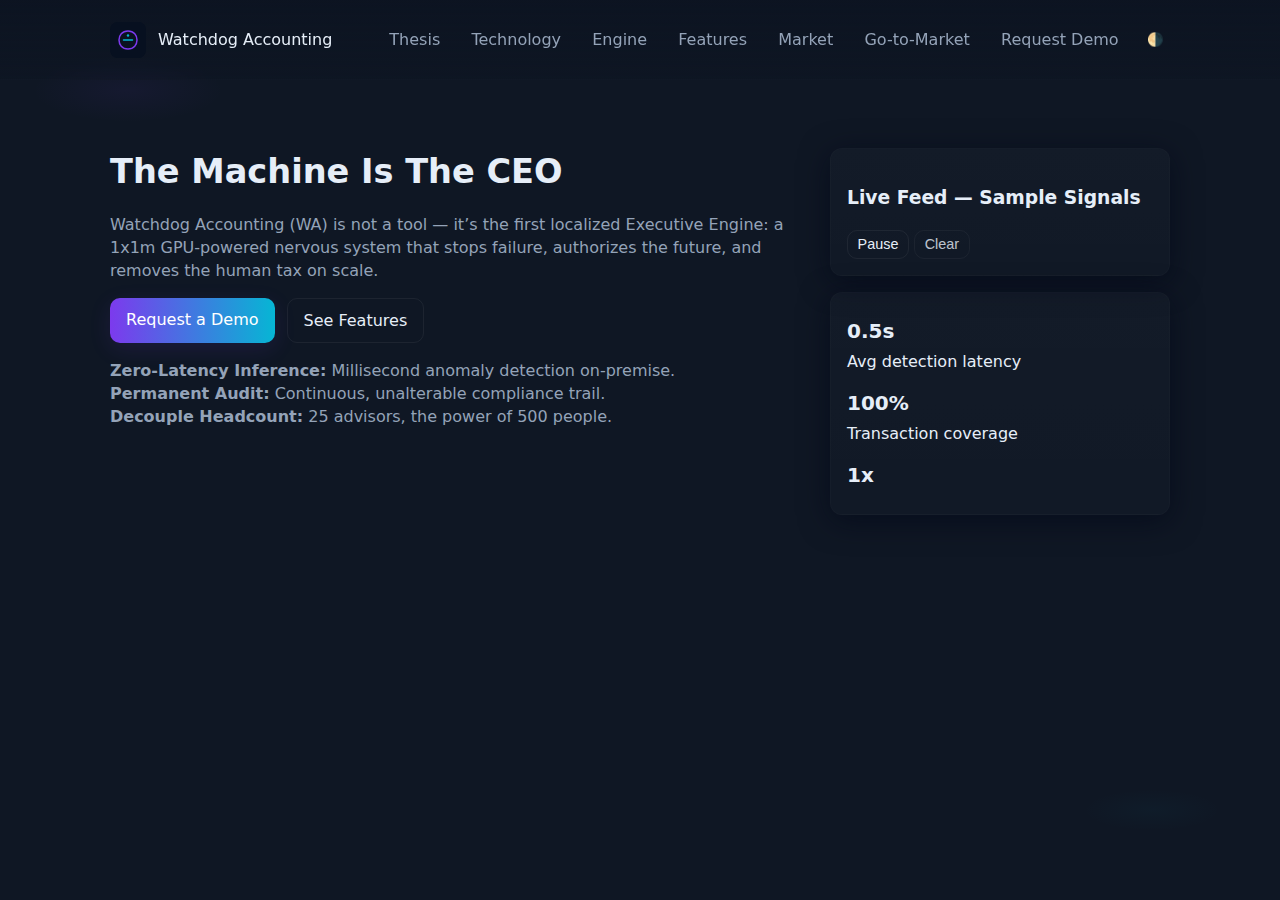
<file: index.html>
<!doctype html>
<html lang="en">
<head>
  <meta charset="utf-8" />
  <meta name="viewport" content="width=device-width,initial-scale=1" />
  <title>Watchdog Accounting — The Machine Is The CEO</title>
  <meta name="description" content="Watchdog Accounting: An on-premise, hardware-accelerated Executive Engine that prevents failure, authorizes the future, and scales companies without the human tax." />
  <link rel="stylesheet" href="css/styles.css" />
  <meta name="theme-color" content="#0f1724" />
</head>
<body>
  <header class="site-header">
    <div class="container header-inner">
      <a class="brand" href="#top">
        <img src="assets/logo.svg" alt="Watchdog Accounting" />
        <span>Watchdog Accounting</span>
      </a>
      <nav class="nav" id="nav">
        <a href="#thesis">Thesis</a>
        <a href="technology.html">Technology</a>
        <a href="#engine">Engine</a>
        <a href="#features">Features</a>
        <a href="#market">Market</a>
        <a href="#gtm">Go-to-Market</a>
        <a href="#contact" class="cta">Request Demo</a>
        <button id="themeToggle" class="icon-btn" aria-label="Toggle theme">🌗</button>
        <button id="mobileToggle" class="mobile-toggle" aria-label="Toggle menu">☰</button>
      </nav>
    </div>
  </header>

  <main id="top">
    <section class="hero">
      <div class="container hero-grid">
        <div class="hero-copy">
          <h1>The Machine Is The CEO</h1>
          <p class="lede">Watchdog Accounting (WA) is not a tool — it’s the first localized Executive Engine: a 1x1m GPU-powered nervous system that stops failure, authorizes the future, and removes the human tax on scale.</p>
          <div class="hero-ctas">
            <a href="#contact" class="btn btn-primary">Request a Demo</a>
            <a href="#features" class="btn btn-outline">See Features</a>
          </div>
          <ul class="highlights">
            <li><strong>Zero-Latency Inference:</strong> Millisecond anomaly detection on-premise.</li>
            <li><strong>Permanent Audit:</strong> Continuous, unalterable compliance trail.</li>
            <li><strong>Decouple Headcount:</strong> 25 advisors, the power of 500 people.</li>
          </ul>
        </div>
        <aside class="hero-aside">
          <div class="card live-feed" aria-live="polite">
            <h3>Live Feed — Sample Signals</h3>
            <ul id="feedList" class="feed-list">
              </ul>
            <div class="feed-controls">
              <button id="pauseFeed" class="btn small">Pause</button>
              <button id="clearFeed" class="btn small muted">Clear</button>
            </div>
          </div>
          <div class="card metrics">
            <div class="metric">
              <span class="value">0.5s</span>
              <span class="label">Avg detection latency</span>
            </div>
            <div class="metric">
              <span class="value">100%</span>
              <span class="label">Transaction coverage</span>
            </div>
            <div class="metric">
              <span class="value">1x
</file>
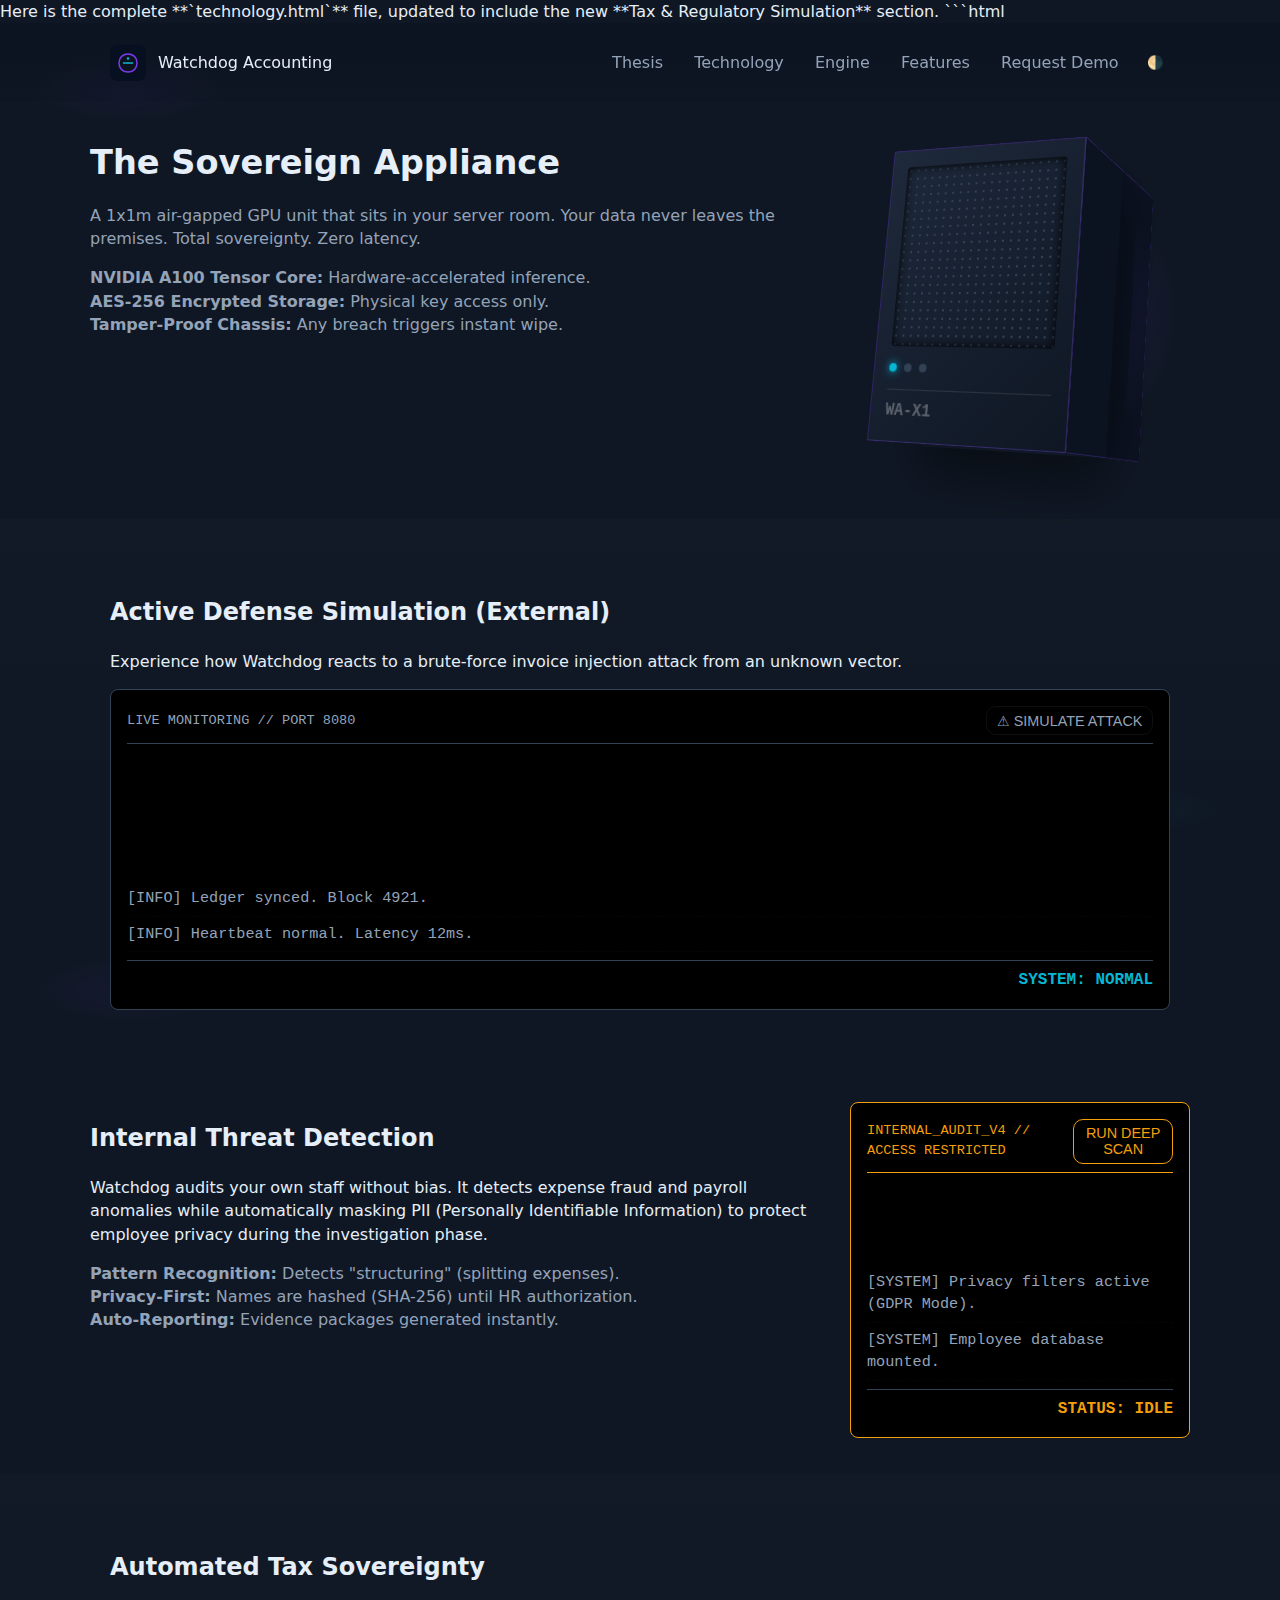
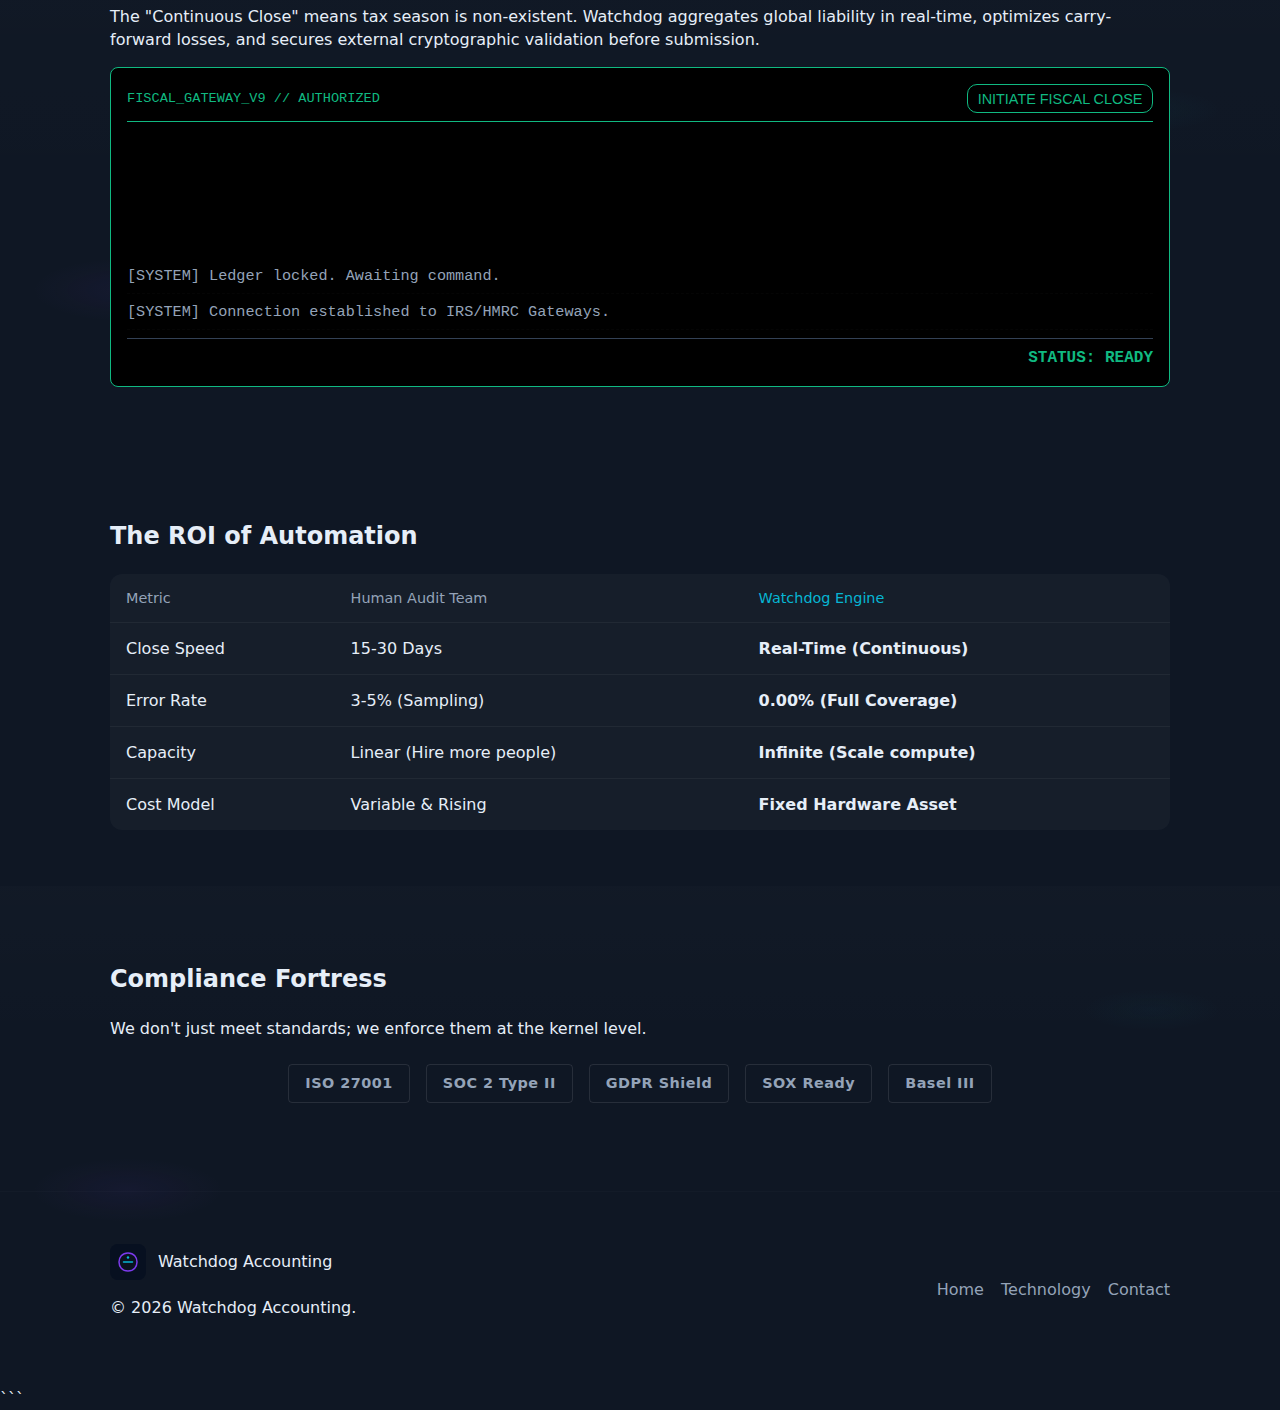
<file: technology.html>
Here is the complete **`technology.html`** file, updated to include the new **Tax & Regulatory Simulation** section.

```html
<!doctype html>
<html lang="en">
<head>
  <meta charset="utf-8" />
  <meta name="viewport" content="width=device-width,initial-scale=1" />
  <title>The Machine — Watchdog Accounting</title>
  <meta name="description" content="A 1x1m air-gapped GPU unit that sits in your server room. Total sovereignty. Zero latency." />
  <link rel="stylesheet" href="css/styles.css" />
  <meta name="theme-color" content="#0f1724" />
</head>
<body>
  <header class="site-header">
    <div class="container header-inner">
      <a class="brand" href="index.html">
        <img src="assets/logo.svg" alt="Watchdog Accounting" />
        <span>Watchdog Accounting</span>
      </a>
      <nav class="nav" id="nav">
        <a href="index.html#thesis">Thesis</a>
        <a href="technology.html" class="active">Technology</a>
        <a href="index.html#engine">Engine</a>
        <a href="index.html#features">Features</a>
        <a href="index.html#contact" class="cta">Request Demo</a>
        <button id="themeToggle" class="icon-btn" aria-label="Toggle theme">🌗</button>
        <button id="mobileToggle" class="mobile-toggle" aria-label="Toggle menu">☰</button>
      </nav>
    </div>
  </header>

  <main>
    <section class="section container">
      <div class="hero-grid">
        <div class="hero-copy">
          <h1>The Sovereign Appliance</h1>
          <p class="lede">A 1x1m air-gapped GPU unit that sits in your server room. Your data never leaves the premises. Total sovereignty. Zero latency.</p>
          <ul class="highlights">
            <li><strong>NVIDIA A100 Tensor Core:</strong> Hardware-accelerated inference.</li>
            <li><strong>AES-256 Encrypted Storage:</strong> Physical key access only.</li>
            <li><strong>Tamper-Proof Chassis:</strong> Any breach triggers instant wipe.</li>
          </ul>
        </div>
        <div class="server-visual">
          <div class="server-unit">
            <div class="server-face front">
              <div class="vent-grid"></div>
              <div class="status-lights">
                <span class="light active"></span>
                <span class="light"></span>
                <span class="light"></span>
              </div>
              <div class="logo-plate">WA-X1</div>
            </div>
            <div class="server-face side"></div>
            <div class="server-face top"></div>
            <div class="server-glow"></div>
          </div>
        </div>
      </div>
    </section>

    <section class="section alt">
      <div class="container">
        <h2>Active Defense Simulation (External)</h2>
        <p>Experience how Watchdog reacts to a brute-force invoice injection attack from an unknown vector.</p>
        
        <div class="demo-console" id="demoConsole">
          <div class="console-header">
            <span>LIVE MONITORING // PORT 8080</span>
            <button id="simulateAttack" class="btn btn-outline small">⚠ SIMULATE ATTACK</button>
          </div>
          <ul id="attackFeed" class="feed-list console-feed">
            <li>[INFO] Heartbeat normal. Latency 12ms.</li>
            <li>[INFO] Ledger synced. Block 4921.</li>
          </ul>
          <div class="console-status" id="consoleStatus">SYSTEM: NORMAL</div>
        </div>
      </div>
    </section>

    <section class="section container">
      <div class="hero-grid">
        <div class="hero-copy">
          <h2>Internal Threat Detection</h2>
          <p>Watchdog audits your own staff without bias. It detects expense fraud and payroll anomalies while automatically masking PII (Personally Identifiable Information) to protect employee privacy during the investigation phase.</p>
          <ul class="highlights">
            <li><strong>Pattern Recognition:</strong> Detects "structuring" (splitting expenses).</li>
            <li><strong>Privacy-First:</strong> Names are hashed (SHA-256) until HR authorization.</li>
            <li><strong>Auto-Reporting:</strong> Evidence packages generated instantly.</li>
          </ul>
        </div>
        
        <div class="demo-console" id="auditConsole" style="border-color: #f59e0b;">
          <div class="console-header" style="color: #f59e0b; border-bottom-color: #f59e0b;">
            <span>INTERNAL_AUDIT_V4 // ACCESS RESTRICTED</span>
            <button id="runAudit" class="btn btn-outline small" style="color: #f59e0b; border-color: #f59e0b;">RUN DEEP SCAN</button>
          </div>
          <ul id="auditFeed" class="feed-list console-feed">
            <li>[SYSTEM] Employee database mounted.</li>
            <li>[SYSTEM] Privacy filters active (GDPR Mode).</li>
          </ul>
          <div class="console-status" id="auditStatus" style="color: #f59e0b;">STATUS: IDLE</div>
        </div>
      </div>
    </section>

    <section class="section alt">
      <div class="container">
        <h2>Automated Tax Sovereignty</h2>
        <p>The "Continuous Close" means tax season is non-existent. Watchdog aggregates global liability in real-time, optimizes carry-forward losses, and secures external cryptographic validation before submission.</p>
        
        <div class="demo-console" id="taxConsole" style="border-color: #10b981;">
          <div class="console-header" style="color: #10b981; border-bottom-color: #10b981;">
            <span>FISCAL_GATEWAY_V9 // AUTHORIZED</span>
            <button id="runTax" class="btn btn-outline small" style="color: #10b981; border-color: #10b981;">INITIATE FISCAL CLOSE</button>
          </div>
          <ul id="taxFeed" class="feed-list console-feed">
            <li>[SYSTEM] Connection established to IRS/HMRC Gateways.</li>
            <li>[SYSTEM] Ledger locked. Awaiting command.</li>
          </ul>
          <div class="console-status" id="taxStatus" style="color: #10b981;">STATUS: READY</div>
        </div>
      </div>
    </section>

    <section class="section container">
      <div class="container">
        <h2>The ROI of Automation</h2>
        <div class="comparison-wrapper">
          <table class="comparison-table">
            <thead>
              <tr>
                <th>Metric</th>
                <th class="negative">Human Audit Team</th>
                <th class="positive">Watchdog Engine</th>
              </tr>
            </thead>
            <tbody>
              <tr>
                <td>Close Speed</td>
                <td>15-30 Days</td>
                <td><strong>Real-Time (Continuous)</strong></td>
              </tr>
              <tr>
                <td>Error Rate</td>
                <td>3-5% (Sampling)</td>
                <td><strong>0.00% (Full Coverage)</strong></td>
              </tr>
              <tr>
                <td>Capacity</td>
                <td>Linear (Hire more people)</td>
                <td><strong>Infinite (Scale compute)</strong></td>
              </tr>
              <tr>
                <td>Cost Model</td>
                <td>Variable & Rising</td>
                <td><strong>Fixed Hardware Asset</strong></td>
              </tr>
            </tbody>
          </table>
        </div>
      </div>
    </section>

    <section class="section alt">
      <div class="container">
        <h2>Compliance Fortress</h2>
        <p>We don't just meet standards; we enforce them at the kernel level.</p>
        <div class="badges-grid">
          <div class="badge">ISO 27001</div>
          <div class="badge">SOC 2 Type II</div>
          <div class="badge">GDPR Shield</div>
          <div class="badge">SOX Ready</div>
          <div class="badge">Basel III</div>
        </div>
      </div>
    </section>

    <footer class="site-footer">
      <div class="container footer-grid">
        <div>
          <a class="brand" href="index.html">
            <img src="assets/logo.svg" alt="Watchdog Accounting" />
            <span>Watchdog Accounting</span>
          </a>
          <p class="muted">© <span id="year"></span> Watchdog Accounting.</p>
        </div>
        <div class="footer-links">
          <a href="index.html">Home</a>
          <a href="technology.html">Technology</a>
          <a href="index.html#contact">Contact</a>
        </div>
      </div>
    </footer>
  </main>

  <script src="js/script.js"></script>
  <script src="js/simulation.js"></script>
</body>
</html>

```
</file>
<file: css/styles.css>
/* Watchdog Accounting — styles.css
   Responsive, modern layout with accessible components.
*/
:root{
  --bg:#0f1724;
  --panel:#0b1220;
  --muted:#94a3b8;
  --accent:#7c3aed;
  --accent-2:#06b6d4;
  --glass: rgba(255,255,255,0.03);
  --card: linear-gradient(180deg, rgba(255,255,255,0.02), rgba(255,255,255,0.01));
  --radius:12px;
  --max:1100px;
  --gap:1.25rem;
  color-scheme: dark;
  font-family: Inter, ui-sans-serif, system-ui, -apple-system, "Segoe UI", Roboto, "Helvetica Neue", Arial;
}

/* Reset-ish */
*{box-sizing:border-box}
html,body{height:100%}
body{
  margin:0;
  background:
    radial-gradient(1200px 400px at 10% 10%, rgba(124,58,237,0.06), transparent 8%),
    radial-gradient(1000px 300px at 90% 90%, rgba(6,182,212,0.03), transparent 7%),
    var(--bg);
  color:#e6eef8;
  -webkit-font-smoothing:antialiased;
  -moz-osx-font-smoothing:grayscale;
  line-height:1.45;
  font-size:16px;
}

/* Layout */
.container{max-width:var(--max);margin:0 auto;padding:1.25rem}
.header-inner{display:flex;align-items:center;justify-content:space-between;gap:1rem}
.site-header{position:sticky;top:0;z-index:50;background:linear-gradient(180deg, rgba(11,18,32,0.6), rgba(11,18,32,0.2));backdrop-filter: blur(6px);border-bottom:1px solid rgba(255,255,255,0.02)}
.brand{display:flex;align-items:center;gap:.75rem;text-decoration:none;color:inherit}
.brand img{width:36px;height:36px}
.nav{display:flex;align-items:center;gap:0.75rem}
.nav a{color:var(--muted);text-decoration:none;padding:.5rem .6rem;border-radius:8px}
.nav a:hover{color:#fff;background:rgba(255,255,255,0.02)}
.mobile-toggle{display:none;background:transparent;border:0;color:var(--muted);font-size:1.1rem}
.icon-btn{background:transparent;border:0;color:var(--muted);cursor:pointer;padding:.4rem;border-radius:8px}
.icon-btn:hover{color:#fff}

/* Hero */
.hero{padding:3rem 0}
.hero-grid{display:grid;grid-template-columns:1fr 340px;gap:2rem;align-items:start}
.hero-copy h1{font-size:2.1rem;margin:0 0 .6rem}
.lede{color:var(--muted);margin-bottom:1rem}
.btn{display:inline-block;padding:.6rem 1rem;border-radius:10px;text-decoration:none;color:inherit;border:1px solid rgba(255,255,255,0.06);background:transparent}
.btn-primary{background:linear-gradient(90deg,var(--accent),var(--accent-2));color:#fff;border:0;box-shadow:0 6px 22px rgba(124,58,237,0.12)}
.btn-outline{border:1px solid rgba(255,255,255,0.06)}
.btn.small{padding:.35rem .6rem;font-size:.9rem}
.btn.muted{opacity:.8}
.hero-ctas{display:flex;gap:.75rem;margin-bottom:1rem}
.highlights{list-style:none;padding:0;margin:1rem 0 0;color:var(--muted)}
.card{background:var(--card);padding:1rem;border-radius:12px;border:1px solid rgba(255,255,255,0.02);box-shadow:0 6px 30px rgba(2,6,23,0.6)}
.metrics{margin-top:1rem}
.metric{display:flex;flex-direction:column;gap:.25rem;padding:.5rem 0}
.metric .value{font-weight:700;font-size:1.25rem}
.feed-list{list-style:none;padding:0;margin:0;max-height:220px;overflow:auto}
.feed-list li{padding:.4rem 0;border-bottom:1px dashed rgba(255,255,255,0.02);font-size:.95rem;color:var(--muted)}

/* Sections */
.section{padding:2.25rem 0}
.section.alt{background:linear-gradient(180deg, rgba(255,255,255,0.01), transparent 60%)}

/* Grids */
.grid-3{display:grid;grid-template-columns:repeat(3,1fr);gap:1rem;margin-top:1rem}
.grid-2{display:grid;grid-template-columns:1fr 1fr;gap:1.25rem}
.feature-card{background:var(--glass);padding:1rem;border-radius:10px;border:1px solid rgba(255,255,255,0.02)}

.feature-grid{display:grid;grid-template-columns:repeat(2,1fr);gap:1rem;margin-top:1rem}

/* Market, pricing */
.market-grid{display:grid;grid-template-columns:repeat(3,1fr);gap:1rem;margin-top:1rem}
.market-card{padding:1rem;background:var(--glass);border-radius:10px;border:1px solid rgba(255,255,255,0.02)}

.pricing-grid{display:grid;grid-template-columns:repeat(3,1fr);gap:1rem;margin-top:1rem}
.price-card{padding:1rem;border-radius:12px;background:linear-gradient(180deg, rgba(255,255,255,0.02), rgba(255,255,255,0.01));border:1px solid rgba(255,255,255,0.03)}
.price-card.featured{box-shadow:0 14px 40px rgba(7,10,30,0.7);transform:scale(1.02);border:1px solid rgba(124,58,237,0.16)}
.price {font-weight:800;font-size:1.4rem;margin:0.5rem 0}

/* Contact */
.contact-grid{display:grid;grid-template-columns:1fr 340px;gap:1.5rem}
.contact-form label{display:block;margin-bottom:.75rem;color:var(--muted)}
.contact-form input,.contact-form textarea{width:100%;padding:.6rem;border-radius:8px;border:1px solid rgba(255,255,255,0.04);background:transparent;color:inherit}
.form-actions{display:flex;gap:.75rem;align-items:center;margin-top:.5rem}

/* Footer */
.site-footer{padding:2rem 0;margin-top:2rem;border-top:1px solid rgba(255,255,255,0.02)}
.footer-grid{display:flex;justify-content:space-between;align-items:center;gap:1rem}
.footer-links a{color:var(--muted);text-decoration:none;margin-left:.75rem}

/* Modal */
.modal{position:fixed;inset:0;display:none;align-items:center;justify-content:center;background:linear-gradient(180deg, rgba(2,6,23,0.5), rgba(2,6,23,0.85));backdrop-filter: blur(6px);z-index:200}
.modal[aria-hidden="false"]{display:flex}
.modal-panel{background:var(--panel);padding:1.25rem;border-radius:12px;max-width:520px;width:90%;border:1px solid rgba(255,255,255,0.03)}
.modal-close{position:absolute;right:1rem;top:1rem}

/* Responsive */
@media (max-width:980px){
  .hero-grid{grid-template-columns:1fr;gap:1rem}
  .grid-3{grid-template-columns:1fr}
  .grid-2{grid-template-columns:1fr}
  .feature-grid{grid-template-columns:1fr}
  .market-grid{grid-template-columns:1fr}
  .pricing-grid{grid-template-columns:1fr}
  .contact-grid{grid-template-columns:1fr}
  .nav a{display:none}
  .mobile-toggle{display:inline-block}
}

@media (max-width:520px){
  .hero-copy h1{font-size:1.6rem}
  .brand img{width:30px;height:30px}
}
/* --- New Additions for Technology Page --- */

/* 1. The 3D Server Unit */
.server-visual {
  display: flex;
  justify-content: center;
  perspective: 1000px;
  padding: 2rem 0;
}
.server-unit {
  position: relative;
  width: 200px;
  height: 280px;
  transform-style: preserve-3d;
  transform: rotateY(-25deg) rotateX(10deg);
  box-shadow: 0 20px 50px rgba(0,0,0,0.5);
}
.server-face {
  position: absolute;
  border: 1px solid rgba(124,58,237,0.3);
  background: rgba(11,18,32,0.95);
}
.server-face.front {
  width: 200px; height: 280px;
  transform: translateZ(100px);
  display: flex; flex-direction: column;
  padding: 1rem;
  background: linear-gradient(135deg, #1e293b, #0f1724);
}
.server-face.side {
  width: 200px; height: 280px;
  transform: rotateY(90deg) translateZ(100px);
  background: #0b1220;
}
.server-face.top {
  width: 200px; height: 200px;
  transform: rotateX(90deg) translateZ(100px);
  background: #1e293b;
}
.server-glow {
  position: absolute;
  top: 50%; left: 50%;
  width: 300px; height: 300px;
  background: radial-gradient(circle, rgba(124,58,237,0.2), transparent 70%);
  transform: translate(-50%, -50%) translateZ(-50px);
}
/* Server Details */
.vent-grid {
  flex: 1;
  background-image: radial-gradient(#334155 1px, transparent 1px);
  background-size: 8px 8px;
  border-radius: 4px;
  margin-bottom: 1rem;
  box-shadow: inset 0 0 10px #000;
}
.status-lights { display: flex; gap: 8px; margin-bottom: 1rem; }
.light { width: 8px; height: 8px; border-radius: 50%; background: #334155; }
.light.active { background: #06b6d4; box-shadow: 0 0 8px #06b6d4; }
.logo-plate {
  font-family: monospace;
  font-weight: bold;
  color: rgba(255,255,255,0.3);
  border-top: 1px solid rgba(255,255,255,0.1);
  padding-top: 0.5rem;
}

/* 2. Interactive Console */
.demo-console {
  background: #000;
  border: 1px solid #334155;
  border-radius: 8px;
  padding: 1rem;
  font-family: monospace;
  position: relative;
  overflow: hidden;
  transition: border-color 0.2s;
}
.console-header {
  display: flex; justify-content: space-between; align-items: center;
  border-bottom: 1px solid #334155;
  padding-bottom: 0.5rem;
  margin-bottom: 0.5rem;
  color: var(--muted);
  font-size: 0.85rem;
}
.console-feed { height: 200px; overflow-y: auto; display: flex; flex-direction: column-reverse; }
.console-status {
  margin-top: 0.5rem;
  padding-top: 0.5rem;
  border-top: 1px solid #334155;
  text-align: right;
  font-weight: bold;
  color: #06b6d4;
}

/* Alert State (Red) */
.demo-console.alert { border-color: #ef4444; box-shadow: 0 0 30px rgba(239, 68, 68, 0.2); }
.demo-console.alert .console-status { color: #ef4444; }
.console-feed li.risk-high { color: #ef4444; }

/* 3. Comparison Table */
.comparison-wrapper { overflow-x: auto; }
.comparison-table {
  width: 100%; border-collapse: collapse;
  background: var(--glass);
  border-radius: 12px;
}
.comparison-table th, .comparison-table td {
  text-align: left; padding: 1rem;
  border-bottom: 1px solid rgba(255,255,255,0.05);
}
.comparison-table th { color: var(--muted); font-weight: normal; font-size: 0.9rem; }
.comparison-table .negative { color: var(--muted); }
.comparison-table .positive { color: var(--accent-2); }
.comparison-table tr:last-child td { border-bottom: none; }

/* 4. Badges */
.badges-grid {
  display: flex; flex-wrap: wrap; gap: 1rem;
  justify-content: center; margin-top: 1.5rem;
}
.badge {
  border: 1px solid rgba(255,255,255,0.1);
  padding: 0.5rem 1rem;
  border-radius: 4px;
  color: var(--muted);
  font-size: 0.9rem;
  font-weight: 600;
  letter-spacing: 0.5px;
}
</file>
